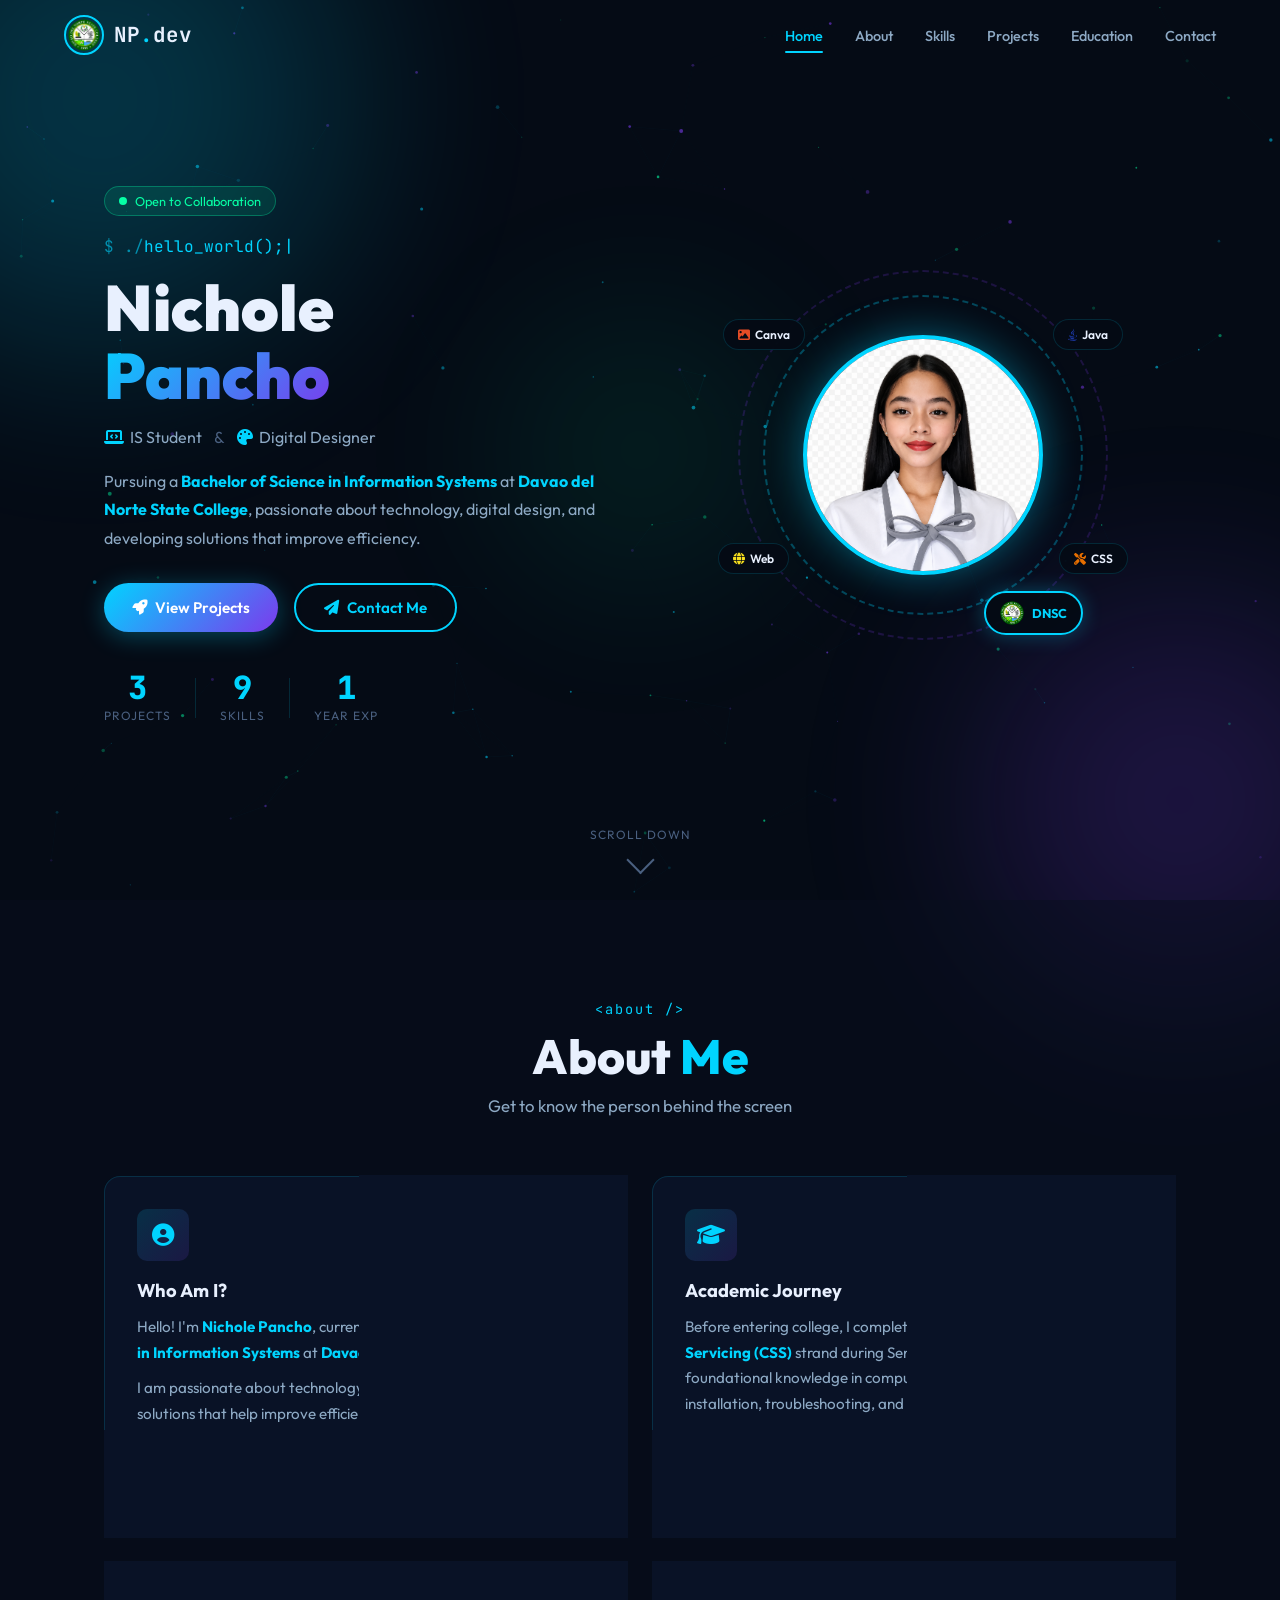
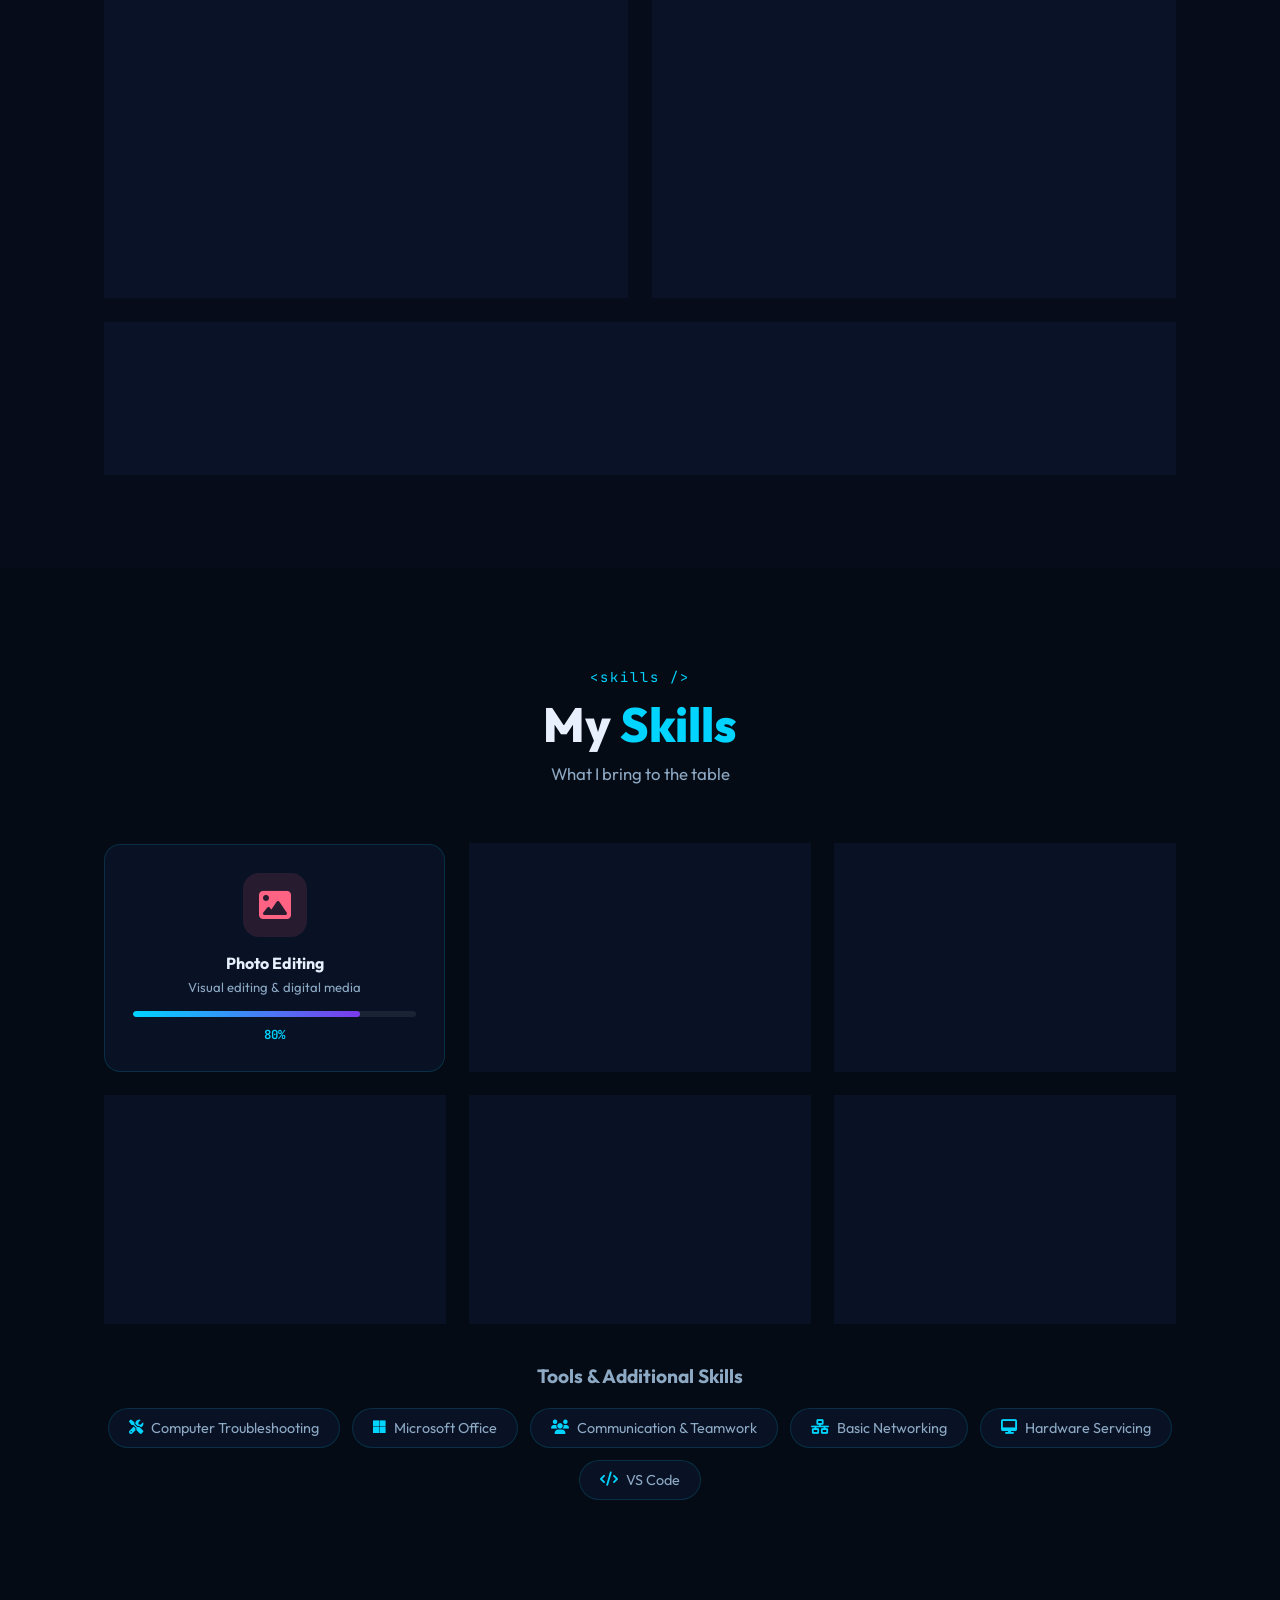
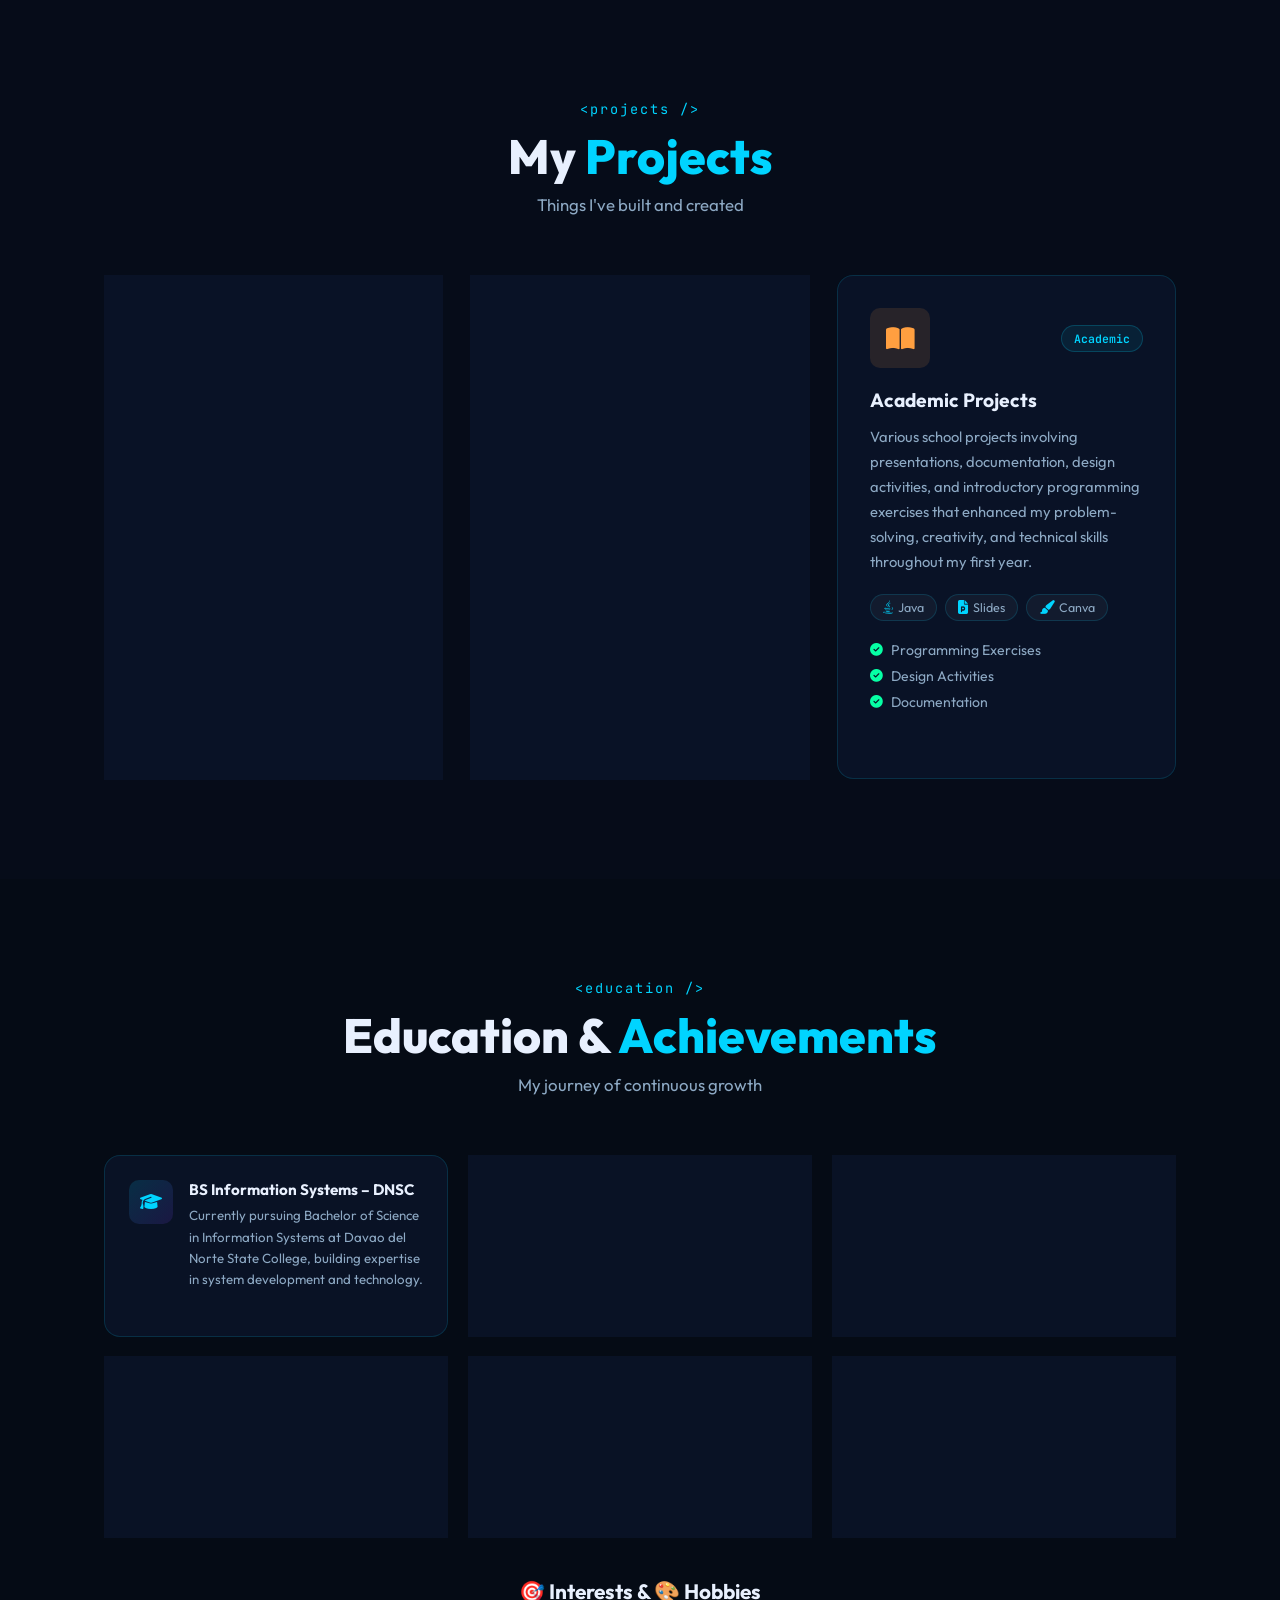
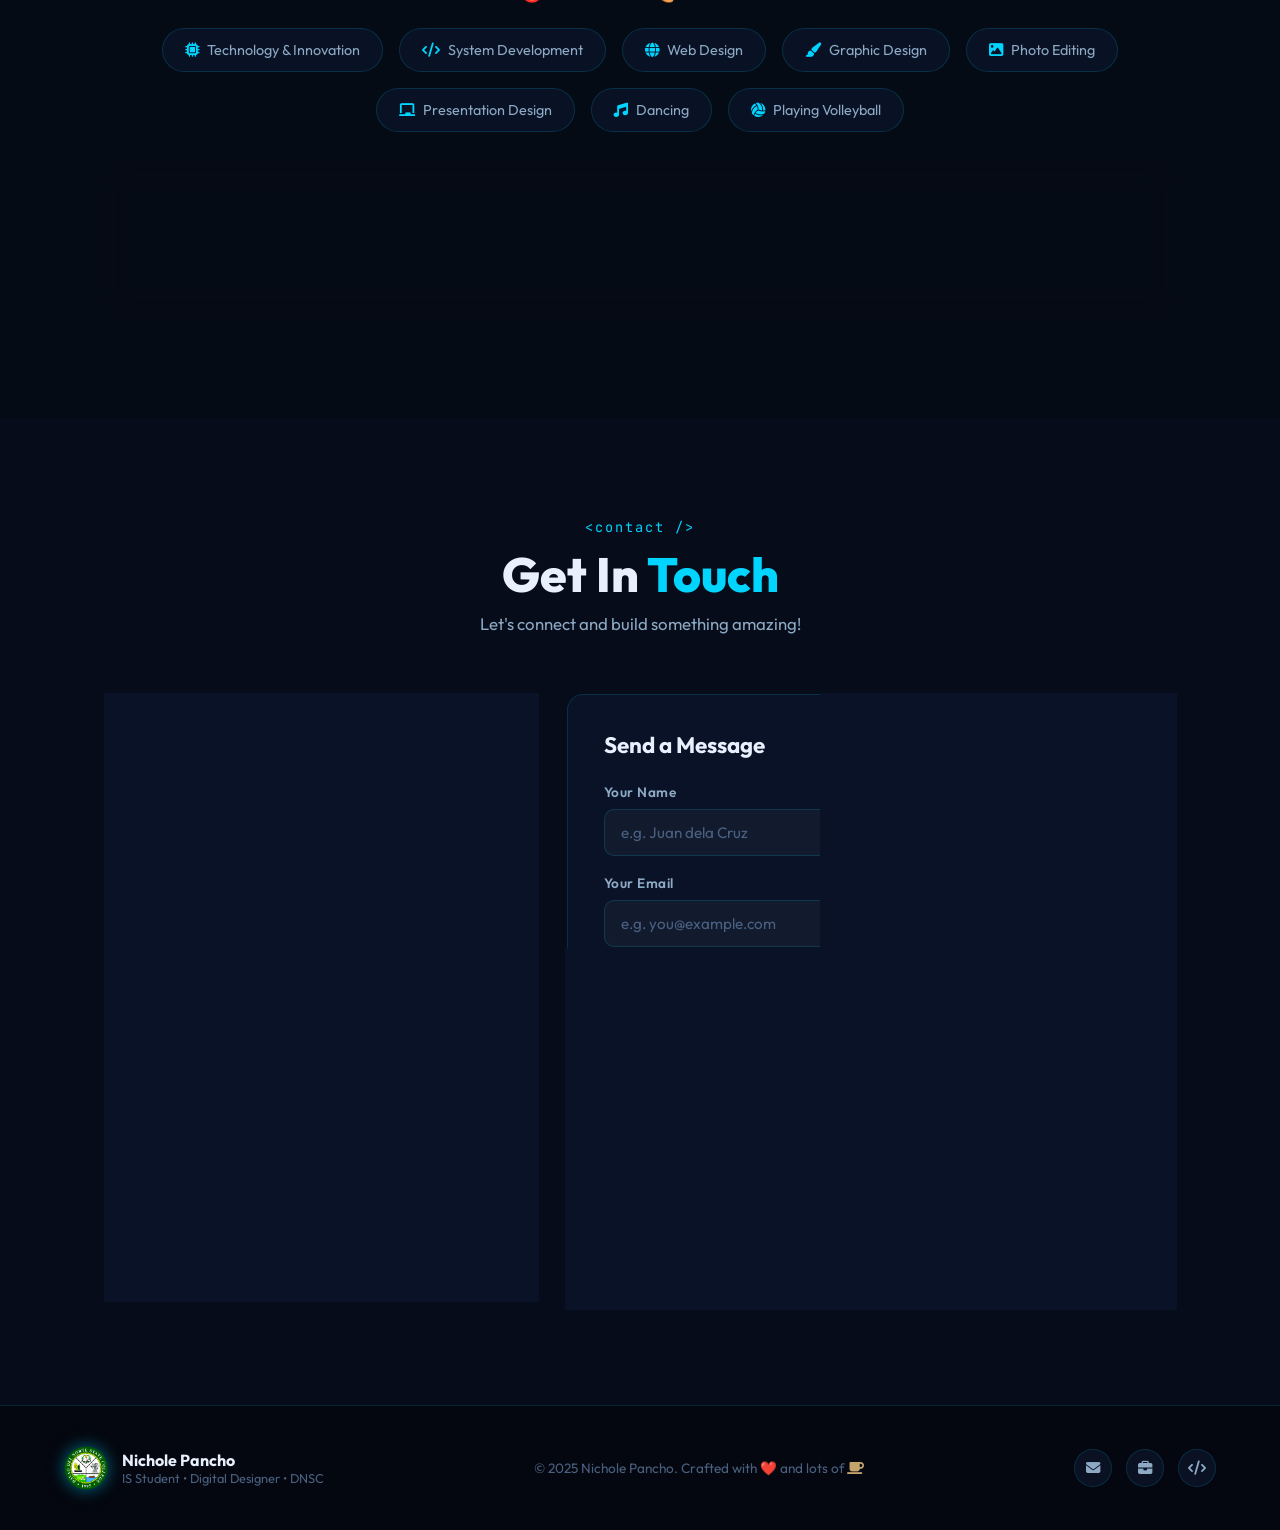
<file: index.html>
<!DOCTYPE html>
<html lang="en">
<head>
  <meta charset="UTF-8" />
  <meta name="viewport" content="width=device-width, initial-scale=1.0" />
  <meta name="description" content="Nichole Pancho – Information Systems student from Davao del Norte, Philippines. Passionate about technology, design, and continuous learning." />
  <meta name="keywords" content="Nichole Pancho, IS student, Information Systems, DNSC, Davao del Norte State College, portfolio, web design, Canva" />
  <meta name="author" content="Nichole Pancho" />
  <title>Nichole Pancho | IS Student Portfolio</title>

  <!-- Google Fonts -->
  <link rel="preconnect" href="https://fonts.googleapis.com" />
  <link rel="preconnect" href="https://fonts.gstatic.com" crossorigin />
  <link href="https://fonts.googleapis.com/css2?family=Outfit:wght@300;400;500;600;700;800;900&family=JetBrains+Mono:wght@400;500;700&display=swap" rel="stylesheet" />

  <!-- Font Awesome -->
  <link rel="stylesheet" href="https://cdnjs.cloudflare.com/ajax/libs/font-awesome/6.5.0/css/all.min.css" />

  <link rel="stylesheet" href="style.css" />
</head>
<body>

  <!-- Animated Background Canvas -->
  <canvas id="bgCanvas"></canvas>

  <!-- Glowing Orbs -->
  <div class="orb orb-1"></div>
  <div class="orb orb-2"></div>
  <div class="orb orb-3"></div>

  <!-- ==================== NAVIGATION ==================== -->
  <nav id="navbar">
    <div class="nav-brand">
      <img src="dnsc_logo.png" alt="DNSC Logo" class="nav-dnsc-logo" />
      <span class="nav-title">NP<span class="accent">.</span>dev</span>
    </div>
    <ul class="nav-links" id="navLinks">
      <li><a href="#hero"       class="nav-link active" data-section="hero">Home</a></li>
      <li><a href="#about"      class="nav-link" data-section="about">About</a></li>
      <li><a href="#skills"     class="nav-link" data-section="skills">Skills</a></li>
      <li><a href="#projects"   class="nav-link" data-section="projects">Projects</a></li>
      <li><a href="#education"  class="nav-link" data-section="education">Education</a></li>
      <li><a href="#contact"    class="nav-link" data-section="contact">Contact</a></li>
    </ul>
    <button class="hamburger" id="hamburger" aria-label="Toggle Menu">
      <span></span><span></span><span></span>
    </button>
  </nav>

  <!-- ==================== HERO SECTION ==================== -->
  <section id="hero">
    <div class="hero-content">
      <div class="hero-left">
        <div class="hero-badge">
          <span class="badge-dot"></span>
          <span>Open to Collaboration</span>
        </div>
        <p class="hero-greeting">
          <span class="typing-prefix">$ ./</span><span id="typedText"></span><span class="cursor-blink">|</span>
        </p>
        <h1 class="hero-name">
          Nichole<br />
          <span class="name-highlight">Pancho</span>
        </h1>
        <p class="hero-tagline">
          <span class="tag-item"><i class="fas fa-laptop-code"></i> IS Student</span>
          <span class="tag-divider">&amp;</span>
          <span class="tag-item"><i class="fas fa-palette"></i> Digital Designer</span>
        </p>
        <p class="hero-desc">
          Pursuing a <strong>Bachelor of Science in Information Systems</strong> at
          <strong>Davao del Norte State College</strong>, passionate about technology,
          digital design, and developing solutions that improve efficiency.
        </p>
        <div class="hero-actions">
          <a href="#projects" class="btn btn-primary">
            <i class="fas fa-rocket"></i> View Projects
          </a>
          <a href="#contact" class="btn btn-outline">
            <i class="fas fa-paper-plane"></i> Contact Me
          </a>
        </div>
        <div class="hero-stats">
          <div class="stat-item">
            <span class="stat-number" data-target="3">0</span>
            <span class="stat-label">Projects</span>
          </div>
          <div class="stat-divider"></div>
          <div class="stat-item">
            <span class="stat-number" data-target="9">0</span>
            <span class="stat-label">Skills</span>
          </div>
          <div class="stat-divider"></div>
          <div class="stat-item">
            <span class="stat-number" data-target="1">0</span>
            <span class="stat-label">Year Exp</span>
          </div>
        </div>
      </div>

      <div class="hero-right">
        <div class="profile-wrapper">
          <!-- Rotating rings -->
          <div class="ring ring-1"></div>
          <div class="ring ring-2"></div>
          <!-- Floating skill badges -->
          <div class="float-badge fb-html"><i class="fas fa-image"></i> Canva</div>
          <div class="float-badge fb-css"><i class="fab fa-java"></i> Java</div>
          <div class="float-badge fb-js"><i class="fas fa-globe"></i> Web</div>
          <div class="float-badge fb-java"><i class="fas fa-tools"></i> CSS</div>
          <!-- Profile image -->
          <div class="profile-img-container">
            <img src="profile-picture.png" alt="Nichole Pancho" class="profile-img" id="profileImg" />
            <div class="profile-glow"></div>
          </div>
          <!-- DNSC Badge -->
          <div class="dnsc-badge">
            <img src="dnsc_logo.png" alt="DNSC" class="dnsc-badge-img" />
            <span>DNSC</span>
          </div>
        </div>
      </div>
    </div>

    <div class="scroll-indicator">
      <span>Scroll Down</span>
      <div class="scroll-arrow"></div>
    </div>
  </section>

  <!-- ==================== ABOUT SECTION ==================== -->
  <section id="about">
    <div class="section-container">
      <div class="section-header">
        <span class="section-tag">&lt;about /&gt;</span>
        <h2 class="section-title">About <span class="accent">Me</span></h2>
        <p class="section-subtitle">Get to know the person behind the screen</p>
      </div>

      <div class="about-grid">
        <div class="about-card glass-card reveal">
          <div class="about-card-icon">
            <i class="fas fa-user-circle"></i>
          </div>
          <h3>Who Am I?</h3>
          <p>
            Hello! I'm <strong>Nichole Pancho</strong>, currently pursuing a
            <strong>Bachelor of Science in Information Systems</strong> at
            <strong>Davao del Norte State College</strong>.
          </p>
          <p>
            I am passionate about technology, digital design, and developing solutions
            that help improve efficiency and organization.
          </p>
        </div>

        <div class="about-card glass-card reveal">
          <div class="about-card-icon">
            <i class="fas fa-graduation-cap"></i>
          </div>
          <h3>Academic Journey</h3>
          <p>
            Before entering college, I completed the <strong>ICT – Computer Systems
            Servicing (CSS)</strong> strand during Senior High School, gaining foundational
            knowledge in computer hardware, software installation, troubleshooting, and networking.
          </p>
          <p>
            During my first year, I learned Java programming fundamentals and became
            interested in how systems, websites, and applications are developed.
          </p>
        </div>

        <div class="about-card glass-card reveal">
          <div class="about-card-icon">
            <i class="fas fa-paint-brush"></i>
          </div>
          <h3>Creative Side</h3>
          <p>
            I have a strong passion for <strong>digital design</strong> — from photo editing and
            Canva layouts to presentation design. I believe great technology deserves
            equally great visuals.
          </p>
          <p>
            Beyond screens, I enjoy <strong>dancing</strong> and <strong>playing volleyball</strong>,
            which keep me energized, disciplined, and team-oriented.
          </p>
        </div>

        <div class="about-card glass-card reveal">
          <div class="about-card-icon">
            <i class="fas fa-bullseye"></i>
          </div>
          <h3>My Goal</h3>
          <p>
            To continuously learn new technologies, improve my technical and creative skills,
            and become a successful <strong>Information Systems professional</strong>.
          </p>
          <p>
            I hope to contribute innovative solutions to organizations and communities,
            while growing both personally and professionally in the IT field.
          </p>
        </div>
      </div>

      <!-- DNSC Info Card -->
      <div class="dnsc-info-card glass-card reveal">
        <img src="dnsc_logo.png" alt="DNSC Logo" class="dnsc-info-logo" />
        <div class="dnsc-info-text">
          <h3>Davao del Norte State College</h3>
          <p>Bachelor of Science in Information Systems • First Year</p>
          <p class="dnsc-location"><i class="fas fa-map-marker-alt"></i> Davao del Norte, Philippines</p>
        </div>
      </div>
    </div>
  </section>

  <!-- ==================== SKILLS SECTION ==================== -->
  <section id="skills">
    <div class="section-container">
      <div class="section-header">
        <span class="section-tag">&lt;skills /&gt;</span>
        <h2 class="section-title">My <span class="accent">Skills</span></h2>
        <p class="section-subtitle">What I bring to the table</p>
      </div>

      <div class="skills-grid">
        <div class="skill-card glass-card reveal" data-skill="photo">
          <div class="skill-icon photo-icon"><i class="fas fa-image"></i></div>
          <h3>Photo Editing</h3>
          <p>Visual editing &amp; digital media</p>
          <div class="skill-bar"><div class="skill-fill" data-width="80"></div></div>
          <span class="skill-percent">80%</span>
        </div>

        <div class="skill-card glass-card reveal" data-skill="canva">
          <div class="skill-icon canva-icon"><i class="fas fa-paint-brush"></i></div>
          <h3>Canva Design</h3>
          <p>Graphics &amp; visual content creation</p>
          <div class="skill-bar"><div class="skill-fill" data-width="85"></div></div>
          <span class="skill-percent">85%</span>
        </div>

        <div class="skill-card glass-card reveal" data-skill="pres">
          <div class="skill-icon pres-icon"><i class="fas fa-chalkboard-teacher"></i></div>
          <h3>Presentation Design</h3>
          <p>Engaging slides &amp; visual storytelling</p>
          <div class="skill-bar"><div class="skill-fill" data-width="83"></div></div>
          <span class="skill-percent">83%</span>
        </div>

        <div class="skill-card glass-card reveal" data-skill="java">
          <div class="skill-icon java-icon"><i class="fab fa-java"></i></div>
          <h3>Basic Java</h3>
          <p>OOP fundamentals &amp; programming logic</p>
          <div class="skill-bar"><div class="skill-fill" data-width="60"></div></div>
          <span class="skill-percent">60%</span>
        </div>

        <div class="skill-card glass-card reveal" data-skill="web">
          <div class="skill-icon web-icon"><i class="fas fa-globe"></i></div>
          <h3>Basic Web Design</h3>
          <p>HTML, CSS &amp; responsive layouts</p>
          <div class="skill-bar"><div class="skill-fill" data-width="65"></div></div>
          <span class="skill-percent">65%</span>
        </div>

        <div class="skill-card glass-card reveal" data-skill="doc">
          <div class="skill-icon doc-icon"><i class="fas fa-file-alt"></i></div>
          <h3>Documentation</h3>
          <p>Reports, formatting &amp; MS Office</p>
          <div class="skill-bar"><div class="skill-fill" data-width="88"></div></div>
          <span class="skill-percent">88%</span>
        </div>
      </div>

      <!-- Tools & Additional Skills -->
      <div class="tools-section reveal">
        <h3 class="tools-title">Tools &amp; Additional Skills</h3>
        <div class="tools-grid">
          <div class="tool-badge"><i class="fas fa-tools"></i> Computer Troubleshooting</div>
          <div class="tool-badge"><i class="fab fa-microsoft"></i> Microsoft Office</div>
          <div class="tool-badge"><i class="fas fa-users"></i> Communication &amp; Teamwork</div>
          <div class="tool-badge"><i class="fas fa-network-wired"></i> Basic Networking</div>
          <div class="tool-badge"><i class="fas fa-desktop"></i> Hardware Servicing</div>
          <div class="tool-badge"><i class="fas fa-code"></i> VS Code</div>
        </div>
      </div>
    </div>
  </section>

  <!-- ==================== PROJECTS SECTION ==================== -->
  <section id="projects">
    <div class="section-container">
      <div class="section-header">
        <span class="section-tag">&lt;projects /&gt;</span>
        <h2 class="section-title">My <span class="accent">Projects</span></h2>
        <p class="section-subtitle">Things I've built and created</p>
      </div>

      <div class="projects-grid projects-grid-3">
        <!-- Project 1 -->
        <div class="project-card glass-card reveal">
          <div class="project-header">
            <div class="project-icon recap-icon">
              <i class="fas fa-chart-line"></i>
            </div>
            <div class="project-badge">Proposed System</div>
          </div>
          <h3 class="project-title">ReCap System</h3>
          <p class="project-desc">
            A proposed system designed to monitor capital, borrowing, repayments, and records
            efficiently. Developed to help improve the management and monitoring of financial
            transactions for better organizational control.
          </p>
          <div class="project-tech">
            <span class="tech-tag"><i class="fas fa-database"></i> Database</span>
            <span class="tech-tag"><i class="fas fa-chart-bar"></i> Finance</span>
            <span class="tech-tag"><i class="fas fa-cogs"></i> System Design</span>
          </div>
          <div class="project-features">
            <div class="feature"><i class="fas fa-check-circle"></i> Capital Monitoring</div>
            <div class="feature"><i class="fas fa-check-circle"></i> Repayment Tracking</div>
            <div class="feature"><i class="fas fa-check-circle"></i> Transaction Records</div>
          </div>
        </div>

        <!-- Project 2 -->
        <div class="project-card glass-card reveal">
          <div class="project-header">
            <div class="project-icon portfolio-icon">
              <i class="fas fa-briefcase"></i>
            </div>
            <div class="project-badge">IS Elective</div>
          </div>
          <h3 class="project-title">Personal Portfolio Website</h3>
          <p class="project-desc">
            A portfolio website created in IS Elective showcasing my skills, services, projects,
            and personal information as a student and aspiring freelancer. Designed to reflect
            my identity in the digital space.
          </p>
          <div class="project-tech">
            <span class="tech-tag"><i class="fab fa-html5"></i> HTML5</span>
            <span class="tech-tag"><i class="fab fa-css3-alt"></i> CSS3</span>
            <span class="tech-tag"><i class="fas fa-mobile-alt"></i> Responsive</span>
          </div>
          <div class="project-features">
            <div class="feature"><i class="fas fa-check-circle"></i> Skills Showcase</div>
            <div class="feature"><i class="fas fa-check-circle"></i> Services Section</div>
            <div class="feature"><i class="fas fa-check-circle"></i> Responsive Design</div>
          </div>
        </div>

        <!-- Project 3 -->
        <div class="project-card glass-card reveal">
          <div class="project-header">
            <div class="project-icon academic-icon">
              <i class="fas fa-book-open"></i>
            </div>
            <div class="project-badge">Academic</div>
          </div>
          <h3 class="project-title">Academic Projects</h3>
          <p class="project-desc">
            Various school projects involving presentations, documentation, design activities,
            and introductory programming exercises that enhanced my problem-solving, creativity,
            and technical skills throughout my first year.
          </p>
          <div class="project-tech">
            <span class="tech-tag"><i class="fab fa-java"></i> Java</span>
            <span class="tech-tag"><i class="fas fa-file-powerpoint"></i> Slides</span>
            <span class="tech-tag"><i class="fas fa-paint-brush"></i> Canva</span>
          </div>
          <div class="project-features">
            <div class="feature"><i class="fas fa-check-circle"></i> Programming Exercises</div>
            <div class="feature"><i class="fas fa-check-circle"></i> Design Activities</div>
            <div class="feature"><i class="fas fa-check-circle"></i> Documentation</div>
          </div>
        </div>
      </div>
    </div>
  </section>

  <!-- ==================== EDUCATION & ACHIEVEMENTS SECTION ==================== -->
  <section id="education">
    <div class="section-container">
      <div class="section-header">
        <span class="section-tag">&lt;education /&gt;</span>
        <h2 class="section-title">Education &amp; <span class="accent">Achievements</span></h2>
        <p class="section-subtitle">My journey of continuous growth</p>
      </div>

      <div class="achievements-grid">
        <div class="achievement-card glass-card reveal">
          <div class="achievement-icon"><i class="fas fa-graduation-cap"></i></div>
          <div class="achievement-content">
            <h3>BS Information Systems – DNSC</h3>
            <p>Currently pursuing Bachelor of Science in Information Systems at Davao del Norte State College, building expertise in system development and technology.</p>
          </div>
        </div>

        <div class="achievement-card glass-card reveal">
          <div class="achievement-icon"><i class="fas fa-certificate"></i></div>
          <div class="achievement-content">
            <h3>ICT – CSS Graduate (SHS)</h3>
            <p>Completed the ICT Computer Systems Servicing strand in Senior High School, gaining hands-on knowledge in hardware, software, networking, and troubleshooting.</p>
          </div>
        </div>

        <div class="achievement-card glass-card reveal">
          <div class="achievement-icon"><i class="fas fa-chart-line"></i></div>
          <div class="achievement-content">
            <h3>ReCap System – Proposed Project</h3>
            <p>Designed a financial monitoring system for tracking capital, borrowing, and repayments, demonstrating analytical and system design capabilities.</p>
          </div>
        </div>

        <div class="achievement-card glass-card reveal">
          <div class="achievement-icon"><i class="fas fa-briefcase"></i></div>
          <div class="achievement-content">
            <h3>Portfolio Website – IS Elective</h3>
            <p>Created a personal portfolio website in IS Elective, showcasing skills, services, and identity as a student and aspiring professional.</p>
          </div>
        </div>

        <div class="achievement-card glass-card reveal">
          <div class="achievement-icon"><i class="fas fa-volleyball-ball"></i></div>
          <div class="achievement-content">
            <h3>Active in Sports &amp; Arts</h3>
            <p>Passionate in dancing and playing volleyball, demonstrating discipline, teamwork, and physical wellness alongside academic and technical pursuits.</p>
          </div>
        </div>

        <div class="achievement-card glass-card reveal">
          <div class="achievement-icon"><i class="fas fa-leaf"></i></div>
          <div class="achievement-content">
            <h3>Continuous Learner</h3>
            <p>Committed to always learning new technologies and improving both technical and creative skills — always willing to take on new challenges and grow professionally.</p>
          </div>
        </div>
      </div>

      <!-- Interests & Hobbies -->
      <div class="interests-section reveal">
        <h3 class="interests-title">🎯 Interests &amp; 🎨 Hobbies</h3>
        <div class="interests-grid">
          <div class="interest-item"><i class="fas fa-microchip"></i><span>Technology &amp; Innovation</span></div>
          <div class="interest-item"><i class="fas fa-code"></i><span>System Development</span></div>
          <div class="interest-item"><i class="fas fa-globe"></i><span>Web Design</span></div>
          <div class="interest-item"><i class="fas fa-paint-brush"></i><span>Graphic Design</span></div>
          <div class="interest-item"><i class="fas fa-image"></i><span>Photo Editing</span></div>
          <div class="interest-item"><i class="fas fa-chalkboard"></i><span>Presentation Design</span></div>
          <div class="interest-item"><i class="fas fa-music"></i><span>Dancing</span></div>
          <div class="interest-item"><i class="fas fa-volleyball-ball"></i><span>Playing Volleyball</span></div>
        </div>
      </div>

      <!-- Goals Card -->
      <div class="goals-card glass-card reveal">
        <div class="goals-icon"><i class="fas fa-seedling"></i></div>
        <div class="goals-text">
          <h3>🌱 My Goals</h3>
          <p>
            To continuously learn new technologies, improve my technical and creative skills,
            and become a successful <strong>Information Systems professional</strong> who can
            contribute innovative solutions to organizations and communities.
          </p>
        </div>
      </div>
    </div>
  </section>

  <!-- ==================== CONTACT SECTION ==================== -->
  <section id="contact">
    <div class="section-container">
      <div class="section-header">
        <span class="section-tag">&lt;contact /&gt;</span>
        <h2 class="section-title">Get In <span class="accent">Touch</span></h2>
        <p class="section-subtitle">Let's connect and build something amazing!</p>
      </div>

      <div class="contact-grid">
        <div class="contact-info glass-card reveal">
          <h3>Let's Connect!</h3>
          <p>
            Whether you have a project idea, want to collaborate, or just want to say hi —
            I'm always open to connecting with like-minded people. I'm eager to learn,
            grow, and work with amazing people!
          </p>

          <div class="contact-links">
            <div class="contact-link" id="locationLink">
              <div class="contact-link-icon loc-icon"><i class="fas fa-map-marker-alt"></i></div>
              <div>
                <span class="contact-link-label">Location</span>
                <span class="contact-link-val">Davao del Norte, Philippines</span>
              </div>
            </div>

            <div class="contact-link" id="schoolLink">
              <div class="contact-link-icon school-icon"><i class="fas fa-university"></i></div>
              <div>
                <span class="contact-link-label">School</span>
                <span class="contact-link-val">Davao del Norte State College</span>
              </div>
            </div>

            <div class="contact-link" id="programLink">
              <div class="contact-link-icon prog-icon"><i class="fas fa-laptop-code"></i></div>
              <div>
                <span class="contact-link-label">Program</span>
                <span class="contact-link-val">BS Information Systems</span>
              </div>
            </div>

            <div class="contact-link" id="strandLink">
              <div class="contact-link-icon strand-icon"><i class="fas fa-tools"></i></div>
              <div>
                <span class="contact-link-label">SHS Strand</span>
                <span class="contact-link-val">ICT – Computer Systems Servicing (CSS)</span>
              </div>
            </div>
          </div>
        </div>

        <div class="contact-form-wrapper glass-card reveal">
          <h3>Send a Message</h3>
          <form id="contactForm" class="contact-form">
            <div class="form-group">
              <label for="senderName">Your Name</label>
              <input type="text" id="senderName" name="name" placeholder="e.g. Juan dela Cruz" required />
            </div>
            <div class="form-group">
              <label for="senderEmail">Your Email</label>
              <input type="email" id="senderEmail" name="email" placeholder="e.g. you@example.com" required />
            </div>
            <div class="form-group">
              <label for="msgSubject">Subject</label>
              <input type="text" id="msgSubject" name="subject" placeholder="What's this about?" required />
            </div>
            <div class="form-group">
              <label for="msgBody">Message</label>
              <textarea id="msgBody" name="message" rows="5" placeholder="Write your message here..." required></textarea>
            </div>
            <button type="submit" class="btn btn-primary btn-full" id="sendMsgBtn">
              <i class="fas fa-paper-plane"></i> Send Message
            </button>
          </form>
        </div>
      </div>
    </div>
  </section>

  <!-- ==================== FOOTER ==================== -->
  <footer id="footer">
    <div class="footer-content">
      <div class="footer-brand">
        <img src="dnsc_logo.png" alt="DNSC Logo" class="footer-dnsc" />
        <div>
          <h3 class="footer-name">Nichole Pancho</h3>
          <p class="footer-tagline">IS Student • Digital Designer • DNSC</p>
        </div>
      </div>
      <p class="footer-copy">
        © 2025 Nichole Pancho. Crafted with <span class="heart">❤️</span> and lots of <span class="coffee"><i class="fas fa-coffee"></i></span>
      </p>
      <div class="footer-socials">
        <a href="#contact" id="footerContact" aria-label="Contact"><i class="fas fa-envelope"></i></a>
        <a href="#projects" id="footerProjects" aria-label="Projects"><i class="fas fa-briefcase"></i></a>
        <a href="#skills" id="footerSkills" aria-label="Skills"><i class="fas fa-code"></i></a>
      </div>
    </div>
  </footer>

  <script src="script.js"></script>
</body>
</html>
</file>
<file: style.css>
/* =====================================================
   John Mark B. Genite – IT Portfolio Stylesheet
   ===================================================== */

/* ---------- CSS Variables ---------- */
:root {
  --bg-primary: #050b15;
  --bg-secondary: #080f1e;
  --bg-card: rgba(12, 22, 45, 0.7);
  --accent: #00d4ff;
  --accent-2: #7c3aed;
  --accent-3: #06ffa5;
  --text-primary: #e8f0fe;
  --text-secondary: #8da9c4;
  --text-muted: #4a6080;
  --border: rgba(0, 212, 255, 0.15);
  --shadow-glow: 0 0 40px rgba(0, 212, 255, 0.15);
  --font-main: 'Outfit', sans-serif;
  --font-code: 'JetBrains Mono', monospace;
  --nav-height: 70px;
  --transition: all 0.35s cubic-bezier(0.4, 0, 0.2, 1);
  --radius: 16px;
  --radius-sm: 10px;
}

/* ---------- Reset & Base ---------- */
*, *::before, *::after { margin: 0; padding: 0; box-sizing: border-box; }

html { scroll-behavior: smooth; overflow-x: hidden; }

body {
  font-family: var(--font-main);
  background: var(--bg-primary);
  color: var(--text-primary);
  min-height: 100vh;
  overflow-x: hidden;
  position: relative;
}

/* ---------- Animated Background ---------- */
#bgCanvas {
  position: fixed;
  top: 0; left: 0;
  width: 100%; height: 100%;
  z-index: 0;
  pointer-events: none;
}

/* ---------- Orbs ---------- */
.orb {
  position: fixed;
  border-radius: 50%;
  filter: blur(80px);
  opacity: 0.25;
  pointer-events: none;
  z-index: 0;
  animation: orbFloat 8s ease-in-out infinite alternate;
}
.orb-1 {
  width: 600px; height: 600px;
  background: radial-gradient(circle, #00d4ff, transparent);
  top: -200px; left: -200px;
  animation-duration: 10s;
}
.orb-2 {
  width: 500px; height: 500px;
  background: radial-gradient(circle, #7c3aed, transparent);
  bottom: -150px; right: -150px;
  animation-duration: 12s;
}
.orb-3 {
  width: 350px; height: 350px;
  background: radial-gradient(circle, #06ffa5, transparent);
  top: 50%; left: 50%;
  transform: translate(-50%, -50%);
  animation-duration: 14s;
  opacity: 0.1;
}
@keyframes orbFloat {
  from { transform: translate(0, 0) scale(1); }
  to { transform: translate(30px, 40px) scale(1.1); }
}

/* ---------- Navigation ---------- */
#navbar {
  position: fixed;
  top: 0; left: 0; right: 0;
  height: var(--nav-height);
  display: flex;
  align-items: center;
  justify-content: space-between;
  padding: 0 5%;
  z-index: 1000;
  transition: var(--transition);
  border-bottom: 1px solid transparent;
}
#navbar.scrolled {
  background: rgba(5, 11, 21, 0.92);
  backdrop-filter: blur(20px);
  border-bottom-color: var(--border);
  box-shadow: 0 4px 30px rgba(0, 0, 0, 0.5);
}

.nav-brand {
  display: flex;
  align-items: center;
  gap: 10px;
  text-decoration: none;
}
.nav-dnsc-logo {
  width: 40px; height: 40px;
  object-fit: contain;
  border-radius: 50%;
  border: 2px solid var(--accent);
  padding: 2px;
  background: rgba(0, 212, 255, 0.05);
}
.nav-title {
  font-family: var(--font-code);
  font-size: 1.3rem;
  font-weight: 700;
  color: var(--text-primary);
  letter-spacing: 1px;
}

.nav-links {
  display: flex;
  list-style: none;
  gap: 2rem;
  align-items: center;
}
.nav-link {
  text-decoration: none;
  color: var(--text-secondary);
  font-size: 0.9rem;
  font-weight: 500;
  padding: 6px 0;
  position: relative;
  transition: var(--transition);
}
.nav-link::after {
  content: '';
  position: absolute;
  bottom: -2px; left: 0;
  width: 0; height: 2px;
  background: var(--accent);
  transition: var(--transition);
  border-radius: 2px;
}
.nav-link:hover, .nav-link.active {
  color: var(--accent);
}
.nav-link:hover::after, .nav-link.active::after {
  width: 100%;
}

.hamburger {
  display: none;
  flex-direction: column;
  gap: 5px;
  background: none;
  border: none;
  cursor: pointer;
  padding: 5px;
}
.hamburger span {
  width: 24px; height: 2px;
  background: var(--text-primary);
  border-radius: 2px;
  transition: var(--transition);
}

/* ---------- Common Utilities ---------- */
.accent { color: var(--accent); }
.glass-card {
  background: var(--bg-card);
  border: 1px solid var(--border);
  border-radius: var(--radius);
  backdrop-filter: blur(15px);
  -webkit-backdrop-filter: blur(15px);
  transition: var(--transition);
}
.glass-card:hover {
  border-color: rgba(0, 212, 255, 0.35);
  box-shadow: var(--shadow-glow);
  transform: translateY(-4px);
}

.btn {
  display: inline-flex;
  align-items: center;
  gap: 8px;
  padding: 13px 28px;
  border-radius: 50px;
  font-family: var(--font-main);
  font-size: 0.95rem;
  font-weight: 600;
  text-decoration: none;
  transition: var(--transition);
  cursor: pointer;
  border: none;
  position: relative;
  overflow: hidden;
}
.btn::after {
  content: '';
  position: absolute;
  inset: 0;
  background: rgba(255,255,255,0.08);
  opacity: 0;
  transition: var(--transition);
}
.btn:hover::after { opacity: 1; }

.btn-primary {
  background: linear-gradient(135deg, var(--accent), var(--accent-2));
  color: #fff;
  box-shadow: 0 4px 25px rgba(0, 212, 255, 0.3);
}
.btn-primary:hover {
  transform: translateY(-3px);
  box-shadow: 0 8px 35px rgba(0, 212, 255, 0.45);
}
.btn-outline {
  background: transparent;
  color: var(--accent);
  border: 2px solid var(--accent);
}
.btn-outline:hover {
  background: rgba(0, 212, 255, 0.08);
  transform: translateY(-3px);
}
.btn-full { width: 100%; justify-content: center; }

/* ---------- Section Basics ---------- */
section {
  position: relative;
  z-index: 1;
  padding: 100px 0;
}
#hero { padding-top: calc(var(--nav-height) + 40px); min-height: 100vh; }

.section-container {
  max-width: 1200px;
  margin: 0 auto;
  padding: 0 5%;
}
.section-header {
  text-align: center;
  margin-bottom: 60px;
}
.section-tag {
  font-family: var(--font-code);
  color: var(--accent);
  font-size: 0.85rem;
  letter-spacing: 2px;
  display: block;
  margin-bottom: 12px;
}
.section-title {
  font-size: clamp(2rem, 4vw, 3rem);
  font-weight: 800;
  line-height: 1.1;
  margin-bottom: 12px;
}
.section-subtitle {
  color: var(--text-secondary);
  font-size: 1.05rem;
}

/* ---------- Reveal Animation ---------- */
.reveal {
  opacity: 0;
  transform: translateY(40px);
  transition: opacity 0.6s ease, transform 0.6s ease;
}
.reveal.visible {
  opacity: 1;
  transform: translateY(0);
}

/* =====================================================
   HERO SECTION
   ===================================================== */
#hero {
  display: flex;
  align-items: center;
}

.hero-content {
  max-width: 1200px;
  margin: 0 auto;
  padding: 0 5%;
  display: grid;
  grid-template-columns: 1fr 1fr;
  gap: 60px;
  align-items: center;
  width: 100%;
}

/* -- Hero Left -- */
.hero-badge {
  display: inline-flex;
  align-items: center;
  gap: 8px;
  background: rgba(6, 255, 165, 0.1);
  border: 1px solid rgba(6, 255, 165, 0.3);
  padding: 6px 14px;
  border-radius: 50px;
  font-size: 0.8rem;
  color: var(--accent-3);
  margin-bottom: 20px;
  animation: pulse-badge 2.5s ease infinite;
}
.badge-dot {
  width: 8px; height: 8px;
  background: var(--accent-3);
  border-radius: 50%;
  animation: pulse-dot 1.5s ease infinite;
}
@keyframes pulse-dot {
  0%, 100% { opacity: 1; transform: scale(1); }
  50% { opacity: 0.5; transform: scale(0.8); }
}
@keyframes pulse-badge {
  0%, 100% { box-shadow: 0 0 0 0 rgba(6, 255, 165, 0.3); }
  50% { box-shadow: 0 0 0 6px rgba(6, 255, 165, 0); }
}

.hero-greeting {
  font-family: var(--font-code);
  font-size: 1rem;
  color: var(--accent);
  margin-bottom: 16px;
  min-height: 1.4em;
}
.typing-prefix { opacity: 0.6; }
.cursor-blink { animation: blink 1s step-end infinite; }
@keyframes blink { 0%, 100% { opacity: 1; } 50% { opacity: 0; } }

.hero-name {
  font-size: clamp(2.5rem, 5vw, 4rem);
  font-weight: 900;
  line-height: 1.05;
  margin-bottom: 18px;
}
.name-highlight {
  background: linear-gradient(135deg, var(--accent), var(--accent-2));
  -webkit-background-clip: text;
  -webkit-text-fill-color: transparent;
  background-clip: text;
}

.hero-tagline {
  display: flex;
  align-items: center;
  gap: 12px;
  margin-bottom: 20px;
  font-size: 1rem;
  color: var(--text-secondary);
}
.tag-item { display: flex; align-items: center; gap: 6px; }
.tag-item i { color: var(--accent); }
.tag-divider { color: var(--text-muted); }

.hero-desc {
  color: var(--text-secondary);
  line-height: 1.8;
  margin-bottom: 30px;
  font-size: 1rem;
}
.hero-desc strong { color: var(--accent); }

.hero-actions {
  display: flex;
  gap: 16px;
  flex-wrap: wrap;
  margin-bottom: 40px;
}

.hero-stats {
  display: flex;
  align-items: center;
  gap: 24px;
}
.stat-item { text-align: center; }
.stat-number {
  display: block;
  font-size: 2rem;
  font-weight: 800;
  color: var(--accent);
  font-family: var(--font-code);
  line-height: 1;
}
.stat-label {
  font-size: 0.75rem;
  color: var(--text-muted);
  text-transform: uppercase;
  letter-spacing: 1px;
}
.stat-divider {
  width: 1px;
  height: 40px;
  background: var(--border);
}

/* -- Hero Right / Profile -- */
.hero-right {
  display: flex;
  justify-content: center;
  align-items: center;
}

.profile-wrapper {
  position: relative;
  width: 340px;
  height: 340px;
  display: flex;
  align-items: center;
  justify-content: center;
}

.ring {
  position: absolute;
  border-radius: 50%;
  border: 2px dashed;
  animation: spin linear infinite;
}
.ring-1 {
  width: 320px; height: 320px;
  border-color: rgba(0, 212, 255, 0.3);
  animation-duration: 20s;
}
.ring-2 {
  width: 370px; height: 370px;
  border-color: rgba(124, 58, 237, 0.2);
  animation-duration: 30s;
  animation-direction: reverse;
}
@keyframes spin { from { transform: rotate(0deg); } to { transform: rotate(360deg); } }

.profile-img-container {
  width: 240px; height: 240px;
  border-radius: 50%;
  position: relative;
  z-index: 2;
  flex-shrink: 0;
}
.profile-img {
  width: 100%; height: 100%;
  object-fit: cover;
  border-radius: 50%;
  border: 4px solid var(--accent);
  box-shadow: 0 0 40px rgba(0, 212, 255, 0.4);
  display: block;
}
.profile-glow {
  position: absolute;
  inset: -10px;
  border-radius: 50%;
  background: radial-gradient(circle, rgba(0,212,255,0.2), transparent 70%);
  z-index: -1;
  animation: glowPulse 3s ease infinite;
}
@keyframes glowPulse {
  0%, 100% { opacity: 0.6; transform: scale(1); }
  50% { opacity: 1; transform: scale(1.05); }
}

/* Float badges */
.float-badge {
  position: absolute;
  background: rgba(5, 11, 21, 0.9);
  border: 1px solid var(--border);
  border-radius: 50px;
  padding: 7px 14px;
  font-size: 0.75rem;
  font-weight: 600;
  color: var(--text-primary);
  backdrop-filter: blur(10px);
  display: flex;
  align-items: center;
  gap: 5px;
  animation: floatBadge 3s ease-in-out infinite alternate;
  z-index: 5;
}
.fb-html { top: 10%; left: -30px; animation-delay: 0s; }
.fb-html i { color: #e34c26; }
.fb-css { top: 10%; right: -30px; animation-delay: 0.5s; }
.fb-css i { color: #264de4; }
.fb-js { bottom: 15%; left: -35px; animation-delay: 1s; }
.fb-js i { color: #f7df1e; }
.fb-java { bottom: 15%; right: -35px; animation-delay: 1.5s; }
.fb-java i { color: #e76f00; }
@keyframes floatBadge {
  from { transform: translateY(0); }
  to { transform: translateY(-10px); }
}

/* DNSC Badge */
.dnsc-badge {
  position: absolute;
  bottom: -10px;
  right: 10px;
  background: rgba(5, 11, 21, 0.95);
  border: 2px solid var(--accent);
  border-radius: 50px;
  padding: 8px 14px;
  display: flex;
  align-items: center;
  gap: 8px;
  font-size: 0.8rem;
  font-weight: 700;
  color: var(--accent);
  z-index: 10;
  box-shadow: 0 0 20px rgba(0, 212, 255, 0.3);
  animation: floatBadge 4s ease-in-out infinite alternate;
}
.dnsc-badge-img { width: 24px; height: 24px; object-fit: contain; border-radius: 50%; }

/* Scroll Indicator */
.scroll-indicator {
  position: absolute;
  bottom: 30px;
  left: 50%;
  transform: translateX(-50%);
  display: flex;
  flex-direction: column;
  align-items: center;
  gap: 8px;
  color: var(--text-muted);
  font-size: 0.75rem;
  letter-spacing: 1px;
  text-transform: uppercase;
  animation: fadeInUp 1s ease 2s both;
}
.scroll-arrow {
  width: 20px; height: 20px;
  border-right: 2px solid var(--text-muted);
  border-bottom: 2px solid var(--text-muted);
  transform: rotate(45deg);
  animation: arrowBounce 1.5s ease infinite;
}
@keyframes arrowBounce {
  0%, 100% { transform: rotate(45deg) translateY(0); }
  50% { transform: rotate(45deg) translateY(6px); }
}
@keyframes fadeInUp {
  from { opacity: 0; transform: translate(-50%, 20px); }
  to { opacity: 1; transform: translate(-50%, 0); }
}

/* =====================================================
   ABOUT SECTION
   ===================================================== */
#about { background: rgba(8, 15, 30, 0.5); }

.about-grid {
  display: grid;
  grid-template-columns: repeat(2, 1fr);
  gap: 24px;
  margin-bottom: 32px;
}
.about-card {
  padding: 32px;
}
.about-card-icon {
  width: 52px; height: 52px;
  background: linear-gradient(135deg, rgba(0,212,255,0.15), rgba(124,58,237,0.15));
  border-radius: var(--radius-sm);
  display: flex;
  align-items: center;
  justify-content: center;
  font-size: 1.4rem;
  color: var(--accent);
  margin-bottom: 18px;
}
.about-card h3 {
  font-size: 1.15rem;
  font-weight: 700;
  margin-bottom: 12px;
  color: var(--text-primary);
}
.about-card p {
  color: var(--text-secondary);
  line-height: 1.7;
  font-size: 0.95rem;
  margin-bottom: 10px;
}
.about-card p strong { color: var(--accent); }
.about-card p:last-child { margin-bottom: 0; }

.dnsc-info-card {
  padding: 28px 36px;
  display: flex;
  align-items: center;
  gap: 28px;
}
.dnsc-info-logo {
  width: 80px; height: 80px;
  object-fit: contain;
  flex-shrink: 0;
  filter: drop-shadow(0 0 12px rgba(0,212,255,0.4));
}
.dnsc-info-text h3 {
  font-size: 1.3rem;
  font-weight: 700;
  color: var(--accent);
  margin-bottom: 6px;
}
.dnsc-info-text p {
  color: var(--text-secondary);
  font-size: 0.95rem;
  margin-bottom: 4px;
}
.dnsc-location { color: var(--text-muted) !important; font-size: 0.85rem !important; }
.dnsc-location i { color: var(--accent); margin-right: 6px; }

/* =====================================================
   SKILLS SECTION
   ===================================================== */
.skills-grid {
  display: grid;
  grid-template-columns: repeat(3, 1fr);
  gap: 24px;
  margin-bottom: 40px;
}

.skill-card {
  padding: 28px;
  text-align: center;
}
.skill-icon {
  width: 64px; height: 64px;
  border-radius: 16px;
  display: flex;
  align-items: center;
  justify-content: center;
  font-size: 2rem;
  margin: 0 auto 16px;
}
.html-icon { background: rgba(227, 76, 38, 0.12); color: #e34c26; }
.css-icon { background: rgba(38, 77, 228, 0.12); color: #264de4; }
.js-icon { background: rgba(247, 223, 30, 0.12); color: #f7df1e; }
.java-icon { background: rgba(231, 111, 0, 0.12); color: #e76f00; }
.db-icon { background: rgba(0, 212, 255, 0.12); color: var(--accent); }
.ui-icon { background: rgba(124, 58, 237, 0.12); color: var(--accent-2); }
/* Nichole skill icons */
.photo-icon { background: rgba(255, 99, 132, 0.12); color: #ff6384; }
.canva-icon { background: rgba(0, 196, 204, 0.12); color: #00c4cc; }
.pres-icon { background: rgba(255, 159, 64, 0.12); color: #ff9f40; }
.web-icon { background: rgba(0, 212, 255, 0.12); color: var(--accent); }
.doc-icon { background: rgba(54, 162, 235, 0.12); color: #36a2eb; }

.skill-card h3 {
  font-size: 1rem;
  font-weight: 700;
  margin-bottom: 6px;
}
.skill-card p {
  color: var(--text-secondary);
  font-size: 0.82rem;
  margin-bottom: 16px;
}

.skill-bar {
  height: 6px;
  background: rgba(255,255,255,0.07);
  border-radius: 10px;
  overflow: hidden;
  margin-bottom: 6px;
}
.skill-fill {
  height: 100%;
  background: linear-gradient(90deg, var(--accent), var(--accent-2));
  border-radius: 10px;
  width: 0%;
  transition: width 1.5s cubic-bezier(0.4, 0, 0.2, 1);
}
.skill-percent {
  font-size: 0.78rem;
  color: var(--accent);
  font-family: var(--font-code);
  font-weight: 600;
}

.tools-section { text-align: center; }
.tools-title {
  font-size: 1.2rem;
  font-weight: 700;
  margin-bottom: 20px;
  color: var(--text-secondary);
}
.tools-grid {
  display: flex;
  flex-wrap: wrap;
  gap: 12px;
  justify-content: center;
}
.tool-badge {
  display: flex;
  align-items: center;
  gap: 8px;
  padding: 10px 20px;
  background: var(--bg-card);
  border: 1px solid var(--border);
  border-radius: 50px;
  font-size: 0.9rem;
  color: var(--text-secondary);
  backdrop-filter: blur(10px);
  transition: var(--transition);
}
.tool-badge:hover {
  border-color: var(--accent);
  color: var(--accent);
  transform: translateY(-3px);
  box-shadow: 0 4px 20px rgba(0,212,255,0.15);
}
.tool-badge i { color: var(--accent); }

/* =====================================================
   PROJECTS SECTION
   ===================================================== */
#projects { background: rgba(8, 15, 30, 0.5); }

.projects-grid {
  display: grid;
  grid-template-columns: repeat(2, 1fr);
  gap: 28px;
}
.projects-grid-3 {
  grid-template-columns: repeat(3, 1fr);
}

.project-card { padding: 32px; }
.project-header {
  display: flex;
  align-items: center;
  justify-content: space-between;
  margin-bottom: 20px;
}
.project-icon {
  width: 60px; height: 60px;
  border-radius: var(--radius-sm);
  display: flex;
  align-items: center;
  justify-content: center;
  font-size: 1.6rem;
}
.inventory-icon { background: rgba(0,212,255,0.12); color: var(--accent); }
.ecom-icon { background: rgba(124,58,237,0.12); color: var(--accent-2); }
/* Nichole project icons */
.recap-icon { background: rgba(6,255,165,0.12); color: var(--accent-3); }
.portfolio-icon { background: rgba(124,58,237,0.12); color: var(--accent-2); }
.academic-icon { background: rgba(255,159,64,0.12); color: #ff9f40; }

.project-badge {
  font-family: var(--font-code);
  font-size: 0.72rem;
  padding: 5px 12px;
  background: rgba(0,212,255,0.08);
  border: 1px solid rgba(0,212,255,0.2);
  border-radius: 50px;
  color: var(--accent);
  font-weight: 600;
}

.project-title {
  font-size: 1.2rem;
  font-weight: 700;
  margin-bottom: 12px;
}
.project-desc {
  color: var(--text-secondary);
  line-height: 1.7;
  font-size: 0.92rem;
  margin-bottom: 20px;
}

.project-tech {
  display: flex;
  flex-wrap: wrap;
  gap: 8px;
  margin-bottom: 20px;
}
.tech-tag {
  display: flex;
  align-items: center;
  gap: 5px;
  padding: 5px 12px;
  background: rgba(255,255,255,0.04);
  border: 1px solid var(--border);
  border-radius: 50px;
  font-size: 0.78rem;
  color: var(--text-secondary);
}
.tech-tag i { font-size: 0.85rem; color: var(--accent); }

.project-features {
  display: flex;
  flex-direction: column;
  gap: 8px;
}
.feature {
  display: flex;
  align-items: center;
  gap: 8px;
  font-size: 0.88rem;
  color: var(--text-secondary);
}
.feature i { color: var(--accent-3); font-size: 0.8rem; }

/* =====================================================
   LEADERSHIP SECTION
   ===================================================== */
.achievements-grid {
  display: grid;
  grid-template-columns: repeat(3, 1fr);
  gap: 20px;
  margin-bottom: 40px;
}

.achievement-card {
  padding: 24px;
  display: flex;
  align-items: flex-start;
  gap: 16px;
}
.achievement-icon {
  width: 44px; height: 44px;
  border-radius: var(--radius-sm);
  background: linear-gradient(135deg, rgba(0,212,255,0.15), rgba(124,58,237,0.15));
  display: flex;
  align-items: center;
  justify-content: center;
  font-size: 1.1rem;
  color: var(--accent);
  flex-shrink: 0;
}
.achievement-content h3 {
  font-size: 0.95rem;
  font-weight: 700;
  margin-bottom: 6px;
  color: var(--text-primary);
}
.achievement-content p {
  font-size: 0.83rem;
  color: var(--text-secondary);
  line-height: 1.6;
}

.interests-section { text-align: center; }
.interests-title {
  font-size: 1.3rem;
  font-weight: 700;
  margin-bottom: 24px;
}
.interests-grid {
  display: flex;
  flex-wrap: wrap;
  gap: 16px;
  justify-content: center;
}
.interest-item {
  display: flex;
  align-items: center;
  gap: 8px;
  padding: 12px 22px;
  background: var(--bg-card);
  border: 1px solid var(--border);
  border-radius: 50px;
  color: var(--text-secondary);
  font-size: 0.9rem;
  transition: var(--transition);
  backdrop-filter: blur(10px);
}
.interest-item:hover {
  border-color: var(--accent);
  color: var(--accent);
  transform: translateY(-3px);
  box-shadow: 0 4px 20px rgba(0,212,255,0.15);
}
.interest-item i { color: var(--accent); }

/* Goals Card */
.goals-card {
  margin-top: 32px;
  padding: 32px 36px;
  display: flex;
  align-items: center;
  gap: 28px;
  background: linear-gradient(135deg, rgba(0,212,255,0.06), rgba(124,58,237,0.06));
  border-color: rgba(0,212,255,0.25);
}
.goals-icon {
  width: 60px; height: 60px;
  border-radius: var(--radius-sm);
  background: linear-gradient(135deg, rgba(6,255,165,0.15), rgba(0,212,255,0.15));
  display: flex;
  align-items: center;
  justify-content: center;
  font-size: 1.6rem;
  color: var(--accent-3);
  flex-shrink: 0;
}
.goals-text h3 {
  font-size: 1.2rem;
  font-weight: 700;
  margin-bottom: 10px;
  color: var(--text-primary);
}
.goals-text p {
  color: var(--text-secondary);
  line-height: 1.75;
  font-size: 0.97rem;
}
.goals-text p strong { color: var(--accent); }

/* =====================================================
   CONTACT SECTION
   ===================================================== */
#contact { background: rgba(8, 15, 30, 0.5); }

.contact-grid {
  display: grid;
  grid-template-columns: 1fr 1.4fr;
  gap: 28px;
  align-items: start;
}

.contact-info { padding: 36px; }
.contact-info h3 {
  font-size: 1.4rem;
  font-weight: 700;
  margin-bottom: 14px;
}
.contact-info > p {
  color: var(--text-secondary);
  line-height: 1.7;
  margin-bottom: 28px;
}

.contact-links { display: flex; flex-direction: column; gap: 16px; }
.contact-link {
  display: flex;
  align-items: center;
  gap: 16px;
  text-decoration: none;
  padding: 14px 18px;
  background: rgba(255,255,255,0.03);
  border: 1px solid var(--border);
  border-radius: var(--radius-sm);
  transition: var(--transition);
}
.contact-link:hover {
  border-color: var(--accent);
  background: rgba(0,212,255,0.05);
  transform: translateX(6px);
}
.contact-link-icon {
  width: 40px; height: 40px;
  border-radius: 10px;
  display: flex;
  align-items: center;
  justify-content: center;
  font-size: 1rem;
  flex-shrink: 0;
}
.email-icon { background: rgba(234,67,53,0.12); color: #ea4335; }
.github-icon { background: rgba(255,255,255,0.08); color: #fff; }
.fb-icon { background: rgba(66,103,178,0.15); color: #4267b2; }
.loc-icon { background: rgba(0,212,255,0.12); color: var(--accent); }
.school-icon { background: rgba(6,255,165,0.12); color: var(--accent-3); }
.prog-icon { background: rgba(124,58,237,0.15); color: var(--accent-2); }
.strand-icon { background: rgba(255,159,64,0.12); color: #ff9f40; }

.contact-link-label {
  display: block;
  font-size: 0.72rem;
  color: var(--text-muted);
  text-transform: uppercase;
  letter-spacing: 1px;
  margin-bottom: 2px;
}
.contact-link-val {
  display: block;
  font-size: 0.9rem;
  color: var(--text-primary);
  font-weight: 500;
}

.contact-form-wrapper { padding: 36px; }
.contact-form-wrapper h3 {
  font-size: 1.4rem;
  font-weight: 700;
  margin-bottom: 24px;
}

.contact-form { display: flex; flex-direction: column; gap: 18px; }
.form-group { display: flex; flex-direction: column; gap: 8px; }
.form-group label {
  font-size: 0.85rem;
  font-weight: 600;
  color: var(--text-secondary);
  letter-spacing: 0.5px;
}
.form-group input,
.form-group textarea {
  padding: 13px 16px;
  background: rgba(255,255,255,0.04);
  border: 1px solid var(--border);
  border-radius: var(--radius-sm);
  color: var(--text-primary);
  font-family: var(--font-main);
  font-size: 0.95rem;
  transition: var(--transition);
  outline: none;
  resize: vertical;
}
.form-group input:focus,
.form-group textarea:focus {
  border-color: var(--accent);
  background: rgba(0,212,255,0.04);
  box-shadow: 0 0 0 3px rgba(0,212,255,0.1);
}
.form-group input::placeholder,
.form-group textarea::placeholder { color: var(--text-muted); }

/* =====================================================
   FOOTER
   ===================================================== */
#footer {
  background: rgba(5, 8, 15, 0.95);
  border-top: 1px solid var(--border);
  padding: 40px 5%;
  position: relative;
  z-index: 1;
}
.footer-content {
  max-width: 1200px;
  margin: 0 auto;
  display: flex;
  align-items: center;
  justify-content: space-between;
  flex-wrap: wrap;
  gap: 20px;
}
.footer-brand {
  display: flex;
  align-items: center;
  gap: 14px;
}
.footer-dnsc {
  width: 44px; height: 44px;
  object-fit: contain;
  filter: drop-shadow(0 0 8px rgba(0,212,255,0.5));
}
.footer-name {
  font-size: 1rem;
  font-weight: 700;
  color: var(--text-primary);
}
.footer-tagline {
  font-size: 0.8rem;
  color: var(--text-muted);
}
.footer-copy {
  font-size: 0.85rem;
  color: var(--text-muted);
}
.heart { color: #ff4b4b; }
.coffee { color: #c4a46b; }

.footer-socials {
  display: flex;
  gap: 14px;
}
.footer-socials a {
  width: 38px; height: 38px;
  border-radius: 50%;
  background: var(--bg-card);
  border: 1px solid var(--border);
  display: flex;
  align-items: center;
  justify-content: center;
  color: var(--text-secondary);
  text-decoration: none;
  font-size: 0.9rem;
  transition: var(--transition);
}
.footer-socials a:hover {
  border-color: var(--accent);
  color: var(--accent);
  box-shadow: 0 0 12px rgba(0,212,255,0.25);
  transform: translateY(-3px);
}

/* =====================================================
   RESPONSIVE
   ===================================================== */
@media (max-width: 1024px) {
  .hero-content { grid-template-columns: 1fr; text-align: center; gap: 50px; }
  .hero-left { order: 2; }
  .hero-right { order: 1; }
  .hero-badge { justify-content: center; margin: 0 auto 20px; }
  .hero-actions { justify-content: center; }
  .hero-stats { justify-content: center; }
  .hero-tagline { justify-content: center; }

  .skills-grid { grid-template-columns: repeat(2, 1fr); }
  .projects-grid-3 { grid-template-columns: repeat(2, 1fr); }
  .achievements-grid { grid-template-columns: repeat(2, 1fr); }
  .contact-grid { grid-template-columns: 1fr; }
  .about-grid { grid-template-columns: 1fr; }
  .goals-card { flex-direction: column; text-align: center; }
}

@media (max-width: 768px) {
  .nav-links { display: none; position: fixed; top: var(--nav-height); left: 0; right: 0; background: rgba(5,11,21,0.97); flex-direction: column; padding: 20px; gap: 10px; border-bottom: 1px solid var(--border); backdrop-filter: blur(20px); }
  .nav-links.open { display: flex; }
  .hamburger { display: flex; }

  .profile-wrapper { width: 260px; height: 260px; }
  .profile-img-container { width: 190px; height: 190px; }
  .ring-1 { width: 250px; height: 250px; }
  .ring-2 { width: 290px; height: 290px; }
  .float-badge { font-size: 0.68rem; padding: 6px 10px; }
  .fb-html { left: -10px; }
  .fb-css { right: -10px; }
  .fb-js { left: -10px; }
  .fb-java { right: -10px; }

  .projects-grid, .projects-grid-3 { grid-template-columns: 1fr; }
  .skills-grid { grid-template-columns: 1fr; }
  .achievements-grid { grid-template-columns: 1fr; }

  .footer-content { flex-direction: column; align-items: center; text-align: center; }

  .dnsc-info-card { flex-direction: column; text-align: center; }
}

@media (max-width: 480px) {
  section { padding: 70px 0; }
  #hero { padding-top: calc(var(--nav-height) + 20px); }
  .hero-name { font-size: 2rem; }
  .hero-actions { flex-direction: column; align-items: stretch; }
  .btn { justify-content: center; }
}
</file>
